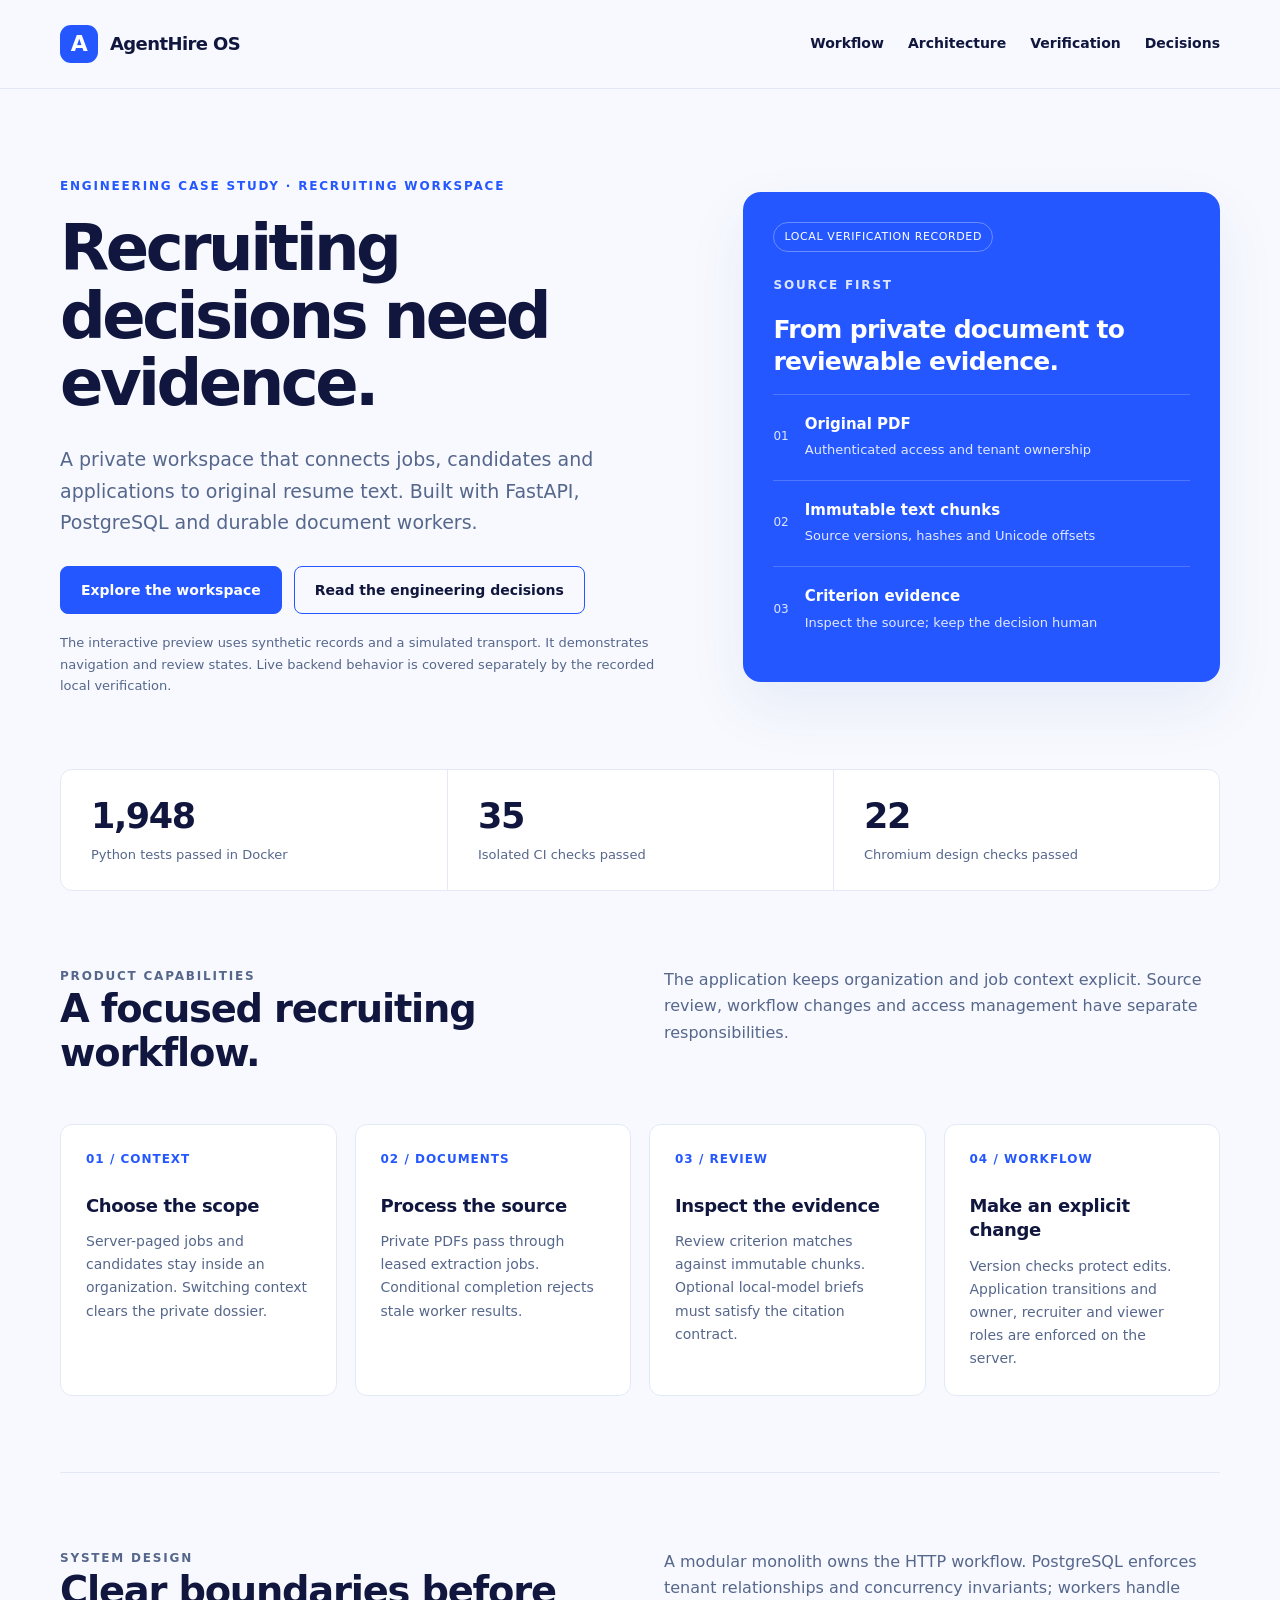
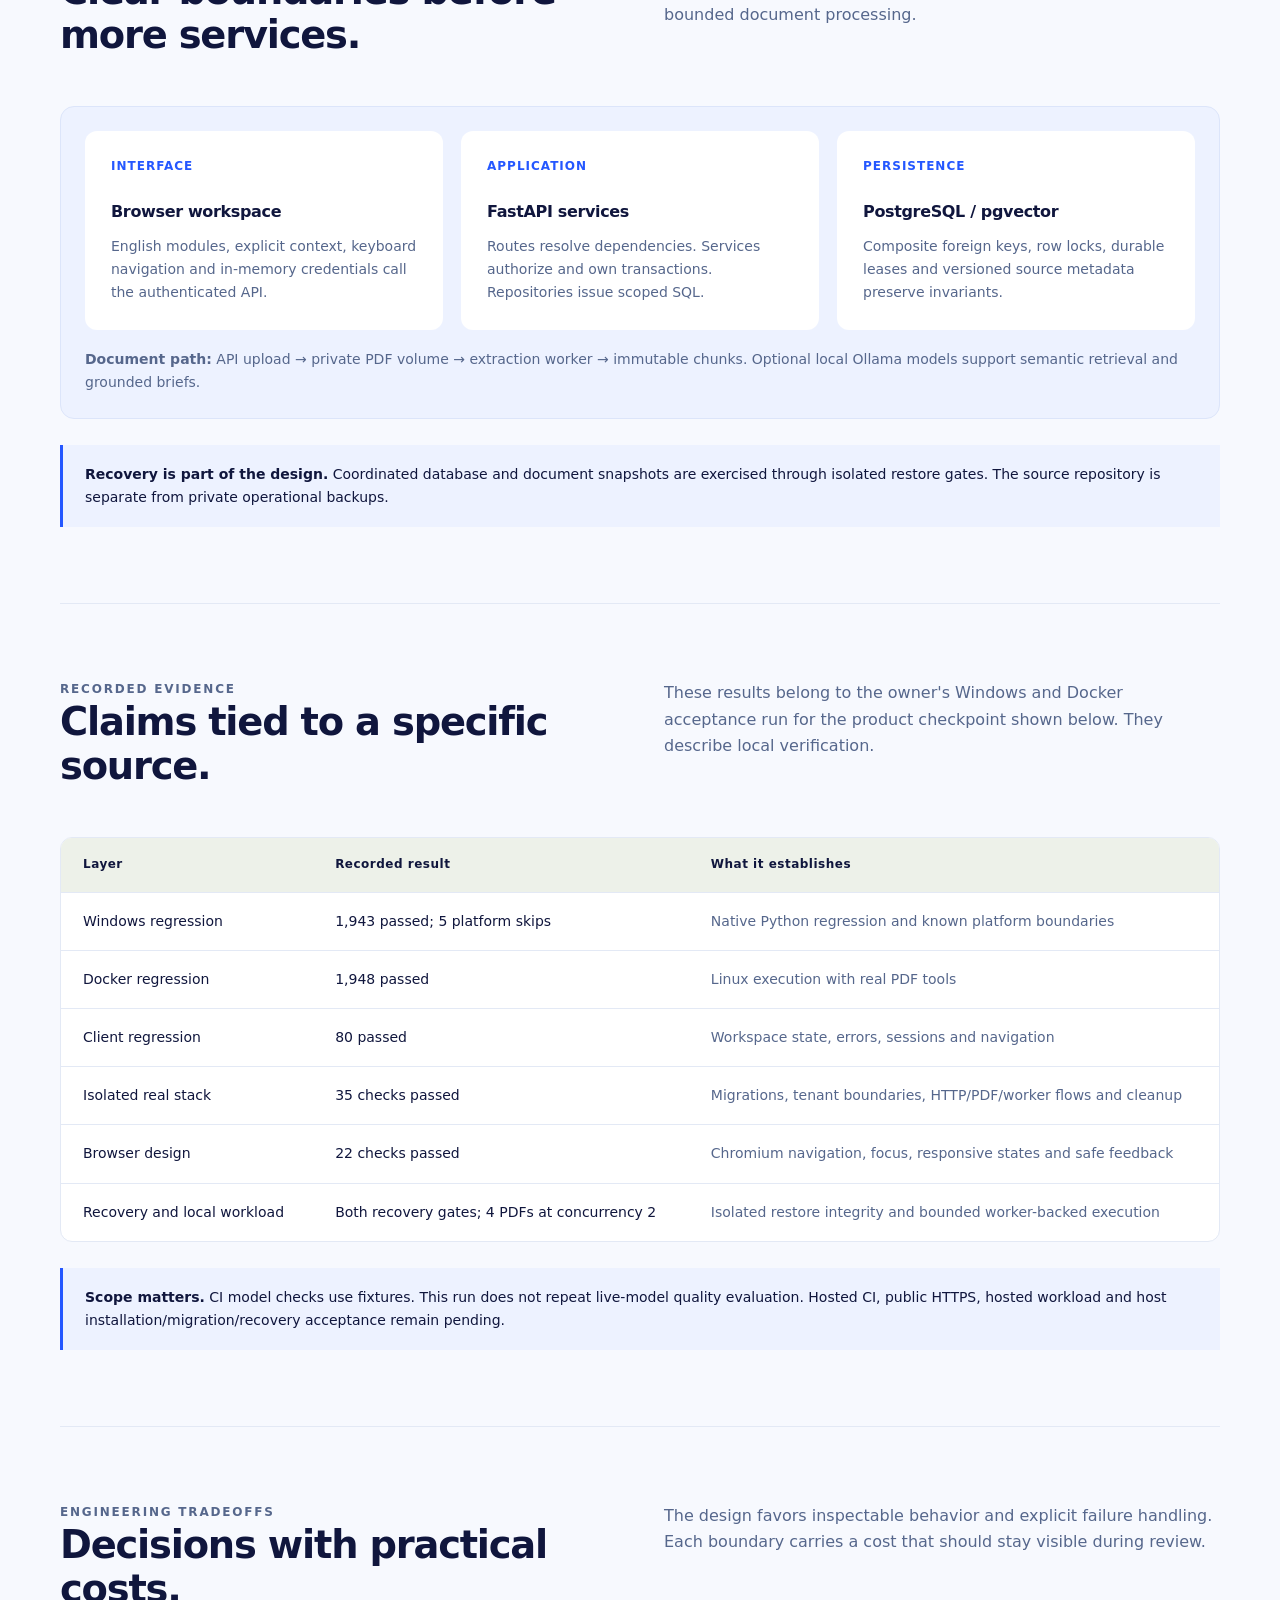
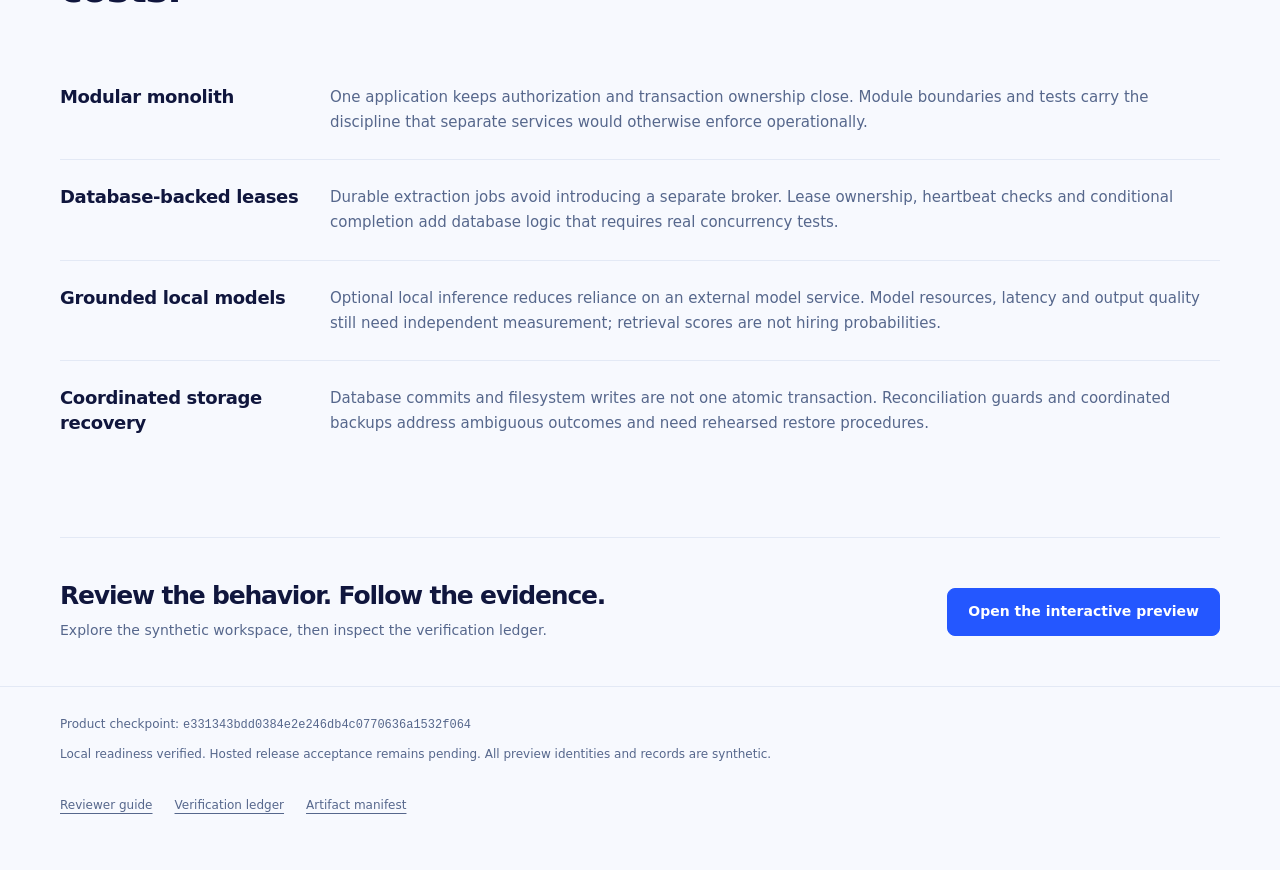
<file: docs/portfolio/index.html>
<!doctype html>
<html lang="en" dir="ltr">
<head>
  <meta charset="utf-8">
  <meta name="viewport" content="width=device-width, initial-scale=1">
  <meta name="description" content="AgentHire OS: a private recruiting workspace with source-backed evidence, durable PDF processing, and recorded local verification.">
  <meta http-equiv="Content-Security-Policy" content="default-src 'none'; script-src 'none'; style-src 'unsafe-inline'; connect-src 'none'; base-uri 'none'; form-action 'none'">
  <meta name="color-scheme" content="light">
  <title>AgentHire OS — Engineering case study</title>
  <style>
    :root{--ink:#10163d;--muted:#56678c;--green:#2457ff;--line:#e3e9f5;--paper:#f7f9fe;--white:#fff;--soft:#edf2ff}
    *{box-sizing:border-box}html{scroll-behavior:smooth;scroll-padding-top:24px}
    body{margin:0;background:var(--paper);color:var(--ink);font:16px/1.65 system-ui,-apple-system,BlinkMacSystemFont,"Segoe UI",sans-serif}
    a{color:inherit;text-underline-offset:4px}a:focus-visible{outline:3px solid #4774ff;outline-offset:5px}
    .skip{position:absolute;left:16px;top:-100px;padding:12px;background:white;z-index:2}.skip:focus{top:12px}
    .wrap{width:min(1160px,calc(100% - 48px));margin-inline:auto}
    header{border-bottom:1px solid var(--line)}.header-row{display:flex;align-items:center;justify-content:space-between;gap:24px;min-height:88px}
    .brand{display:inline-flex;align-items:center;gap:12px;min-height:44px;font-size:18px;font-weight:750;text-decoration:none;letter-spacing:-.6px}
    .mark{display:grid;place-items:center;width:38px;height:38px;background:var(--green);color:white;border-radius:11px;font-size:22px}
    nav{display:flex;flex-wrap:wrap;gap:6px 24px}nav a{display:inline-flex;align-items:center;min-height:44px;text-decoration:none;font-size:14px;font-weight:600}
    .hero{display:grid;grid-template-columns:1.3fr 1fr;gap:64px;align-items:center;padding-block:88px 72px}
    .eyebrow{margin:0 0 18px;color:var(--green);font-size:12px;font-weight:750;letter-spacing:1.8px;text-transform:uppercase}
    h1,h2,h3,p{margin-top:0}h1{font-size:clamp(2.5rem,5vw,4.65rem);line-height:1.06;letter-spacing:-.055em;margin-bottom:26px;font-weight:720;max-width:760px}
    .lead{font-size:19px;line-height:1.65;color:var(--muted);max-width:630px;margin-bottom:28px}
    .actions{display:flex;flex-wrap:wrap;gap:12px}.button{transition:transform .18s,background .18s;display:inline-flex;align-items:center;justify-content:center;min-height:48px;padding:11px 20px;border:1px solid var(--green);border-radius:8px;text-decoration:none;font-size:14px;font-weight:700}
    .primary{background:var(--green);color:white}.secondary{background:transparent}.note{font-size:13px;color:var(--muted);margin:18px 0 0;max-width:640px}
    .preview-card{background:var(--green);color:#fff;border-radius:18px;padding:30px;box-shadow:0 24px 60px #2448a014}
    .preview-card .eyebrow{color:#dce5ff}.preview-card h2{font-size:25px;line-height:1.3;letter-spacing:-.7px}
    .evidence-step{display:flex;align-items:center;gap:16px;padding:17px 0;border-top:1px solid #ffffff30}
    .step-index{flex:none;font-size:12px;color:#dce5ff;font-variant-numeric:tabular-nums}.evidence-step strong{display:block;font-size:15px}.evidence-step small{color:#e2e9ff;font-size:13px}
    .status{display:inline-flex;padding:5px 10px;border:1px solid #ffffff50;border-radius:20px;font-size:11px;letter-spacing:.6px;margin-bottom:24px}
    .stats{display:grid;grid-template-columns:repeat(3,1fr);border:1px solid var(--line);border-radius:12px;background:white}
    .stat{padding:25px 30px}.stat+.stat{border-left:1px solid var(--line)}.stat strong{display:block;font-size:35px;line-height:1.2;letter-spacing:-1.4px;font-variant-numeric:tabular-nums}.stat span{display:block;font-size:13px;color:var(--muted);margin-top:7px}
    section{padding-block:76px;border-bottom:1px solid var(--line)}.section-head{display:grid;grid-template-columns:1fr 1fr;gap:48px;align-items:start;margin-bottom:34px}
    h2{font-size:clamp(1.8rem,3vw,2.6rem);line-height:1.15;letter-spacing:-1.2px;margin-bottom:15px}h3{font-size:18px;line-height:1.35;letter-spacing:-.35px;margin-bottom:12px}.section-head p{color:var(--muted);margin-bottom:0}
    .grid{display:grid;gap:18px}.four{grid-template-columns:repeat(4,1fr)}.three{grid-template-columns:repeat(3,1fr)}
    .card{background:white;border:1px solid var(--line);border-radius:12px;padding:25px}.card p{font-size:14px;color:var(--muted);margin-bottom:0}.number{display:block;font-size:12px;letter-spacing:1px;color:var(--green);margin-bottom:24px;font-weight:750}
    .architecture{background:#edf2ff;border:1px solid #dce5fa;border-radius:14px;padding:24px}.architecture .card{border-color:transparent}.architecture h3{font-size:16px}.architecture .flow{margin:18px 0 0;color:var(--muted);font-size:14px}
    .callout{border-left:3px solid var(--green);padding:18px 22px;background:var(--soft);margin-top:26px;font-size:14px}.callout p{margin:0}.callout strong{font-weight:750}
    .table-wrap{overflow-x:auto;border:1px solid var(--line);border-radius:12px;background:white}table{border-collapse:collapse;width:100%;font-size:14px}th,td{text-align:left;padding:17px 22px;border-bottom:1px solid var(--line);vertical-align:top}th{font-size:12px;letter-spacing:.5px;background:#edf1e9}tr:last-child td{border-bottom:0}td:last-child{color:var(--muted)}
    .decision{display:grid;grid-template-columns:240px 1fr;gap:30px;padding:25px 0;border-top:1px solid var(--line)}.decision p{margin:0;color:var(--muted);font-size:15px}.decision h3{margin:0}.decision:first-of-type{border-top:0}
    .closing{display:flex;justify-content:space-between;align-items:center;gap:30px;padding-block:44px}.closing p{color:var(--muted);font-size:14px;margin:8px 0 0}.closing h2{font-size:25px;margin:0}
    footer{padding-block:28px 42px;border-top:1px solid var(--line);font-size:12px;color:var(--muted)}footer p{margin:0 0 10px}code{font:12px/1.5 ui-monospace,SFMono-Regular,Consolas,monospace;overflow-wrap:anywhere}.footer-links{display:flex;flex-wrap:wrap;gap:22px;margin-top:20px}.footer-links a{display:inline-flex;align-items:center;min-height:44px}
    @media(max-width:1000px){.hero{gap:32px;padding-block:60px}.four{grid-template-columns:repeat(2,1fr)}.three{grid-template-columns:1fr}.section-head{gap:30px}.decision{grid-template-columns:200px 1fr}}
    @media(max-width:640px){.wrap{width:calc(100% - 32px)}.header-row{align-items:flex-start;flex-direction:column;gap:6px;padding-block:20px}nav{gap:4px 18px}.hero{grid-template-columns:1fr;gap:32px;padding-block:44px}.lead{font-size:17px}.preview-card{padding:24px}.stats{grid-template-columns:1fr}.stat{padding:20px 24px}.stat+.stat{border-left:0;border-top:1px solid var(--line)}.stat strong{font-size:29px}.four,.section-head{grid-template-columns:1fr}.section-head{gap:8px}section{padding-block:48px}.decision{grid-template-columns:1fr;gap:10px}.closing{align-items:flex-start;flex-direction:column}.actions,.actions .button{width:100%}.architecture{padding:16px}th,td{padding:14px}.card{padding:22px}}
    @media(prefers-reduced-motion:reduce){html{scroll-behavior:auto}}
    @media print{body{background:white}header nav,.actions,.closing,.skip{display:none}.hero{padding-block:28px;gap:28px}section{padding-block:28px}.preview-card{box-shadow:none}.card,.decision,.architecture{break-inside:avoid}a{color:inherit}.wrap{width:100%}}
  </style>
</head>
<body>
  <a class="skip" href="#product">Skip to content</a>
  <header><div class="wrap header-row">
    <a class="brand" href="#product" aria-label="AgentHire OS overview"><span class="mark" aria-hidden="true">A</span>AgentHire OS</a>
    <nav aria-label="Case study"><a href="#workflow">Workflow</a><a href="#architecture">Architecture</a><a href="#verification">Verification</a><a href="#decisions">Decisions</a></nav>
  </div></header>
  <main id="product" class="wrap" tabindex="-1">
    <div class="hero">
      <div>
        <p class="eyebrow">Engineering case study · Recruiting workspace</p>
        <h1>Recruiting decisions need evidence.</h1>
        <p class="lead">A private workspace that connects jobs, candidates and applications to original resume text. Built with FastAPI, PostgreSQL and durable document workers.</p>
        <div class="actions"><a class="button primary" href="workspace.html">Explore the workspace</a><a class="button secondary" href="#decisions">Read the engineering decisions</a></div>
        <p class="note">The interactive preview uses synthetic records and a simulated transport. It demonstrates navigation and review states. Live backend behavior is covered separately by the recorded local verification.</p>
      </div>
      <aside class="preview-card" aria-label="Evidence review approach">
        <span class="status">LOCAL VERIFICATION RECORDED</span>
        <p class="eyebrow">Source first</p><h2>From private document to reviewable evidence.</h2>
        <div class="evidence-step"><span class="step-index">01</span><div><strong>Original PDF</strong><small>Authenticated access and tenant ownership</small></div></div>
        <div class="evidence-step"><span class="step-index">02</span><div><strong>Immutable text chunks</strong><small>Source versions, hashes and Unicode offsets</small></div></div>
        <div class="evidence-step"><span class="step-index">03</span><div><strong>Criterion evidence</strong><small>Inspect the source; keep the decision human</small></div></div>
      </aside>
    </div>
    <div class="stats" aria-label="Recorded local verification highlights">
      <div class="stat"><strong>1,948</strong><span>Python tests passed in Docker</span></div>
      <div class="stat"><strong>35</strong><span>Isolated CI checks passed</span></div>
      <div class="stat"><strong>22</strong><span>Chromium design checks passed</span></div>
    </div>
    <section id="workflow" aria-labelledby="workflow-heading">
      <div class="section-head"><div><p class="eyebrow">Product capabilities</p><h2 id="workflow-heading">A focused recruiting workflow.</h2></div><p>The application keeps organization and job context explicit. Source review, workflow changes and access management have separate responsibilities.</p></div>
      <div class="grid four">
        <article class="card"><span class="number">01 / CONTEXT</span><h3>Choose the scope</h3><p>Server-paged jobs and candidates stay inside an organization. Switching context clears the private dossier.</p></article>
        <article class="card"><span class="number">02 / DOCUMENTS</span><h3>Process the source</h3><p>Private PDFs pass through leased extraction jobs. Conditional completion rejects stale worker results.</p></article>
        <article class="card"><span class="number">03 / REVIEW</span><h3>Inspect the evidence</h3><p>Review criterion matches against immutable chunks. Optional local-model briefs must satisfy the citation contract.</p></article>
        <article class="card"><span class="number">04 / WORKFLOW</span><h3>Make an explicit change</h3><p>Version checks protect edits. Application transitions and owner, recruiter and viewer roles are enforced on the server.</p></article>
      </div>
    </section>
    <section id="architecture" aria-labelledby="architecture-heading">
      <div class="section-head"><div><p class="eyebrow">System design</p><h2 id="architecture-heading">Clear boundaries before more services.</h2></div><p>A modular monolith owns the HTTP workflow. PostgreSQL enforces tenant relationships and concurrency invariants; workers handle bounded document processing.</p></div>
      <div class="architecture">
        <div class="grid three">
          <article class="card"><span class="number">INTERFACE</span><h3>Browser workspace</h3><p>English modules, explicit context, keyboard navigation and in-memory credentials call the authenticated API.</p></article>
          <article class="card"><span class="number">APPLICATION</span><h3>FastAPI services</h3><p>Routes resolve dependencies. Services authorize and own transactions. Repositories issue scoped SQL.</p></article>
          <article class="card"><span class="number">PERSISTENCE</span><h3>PostgreSQL / pgvector</h3><p>Composite foreign keys, row locks, durable leases and versioned source metadata preserve invariants.</p></article>
        </div>
        <p class="flow"><strong>Document path:</strong> API upload → private PDF volume → extraction worker → immutable chunks. Optional local Ollama models support semantic retrieval and grounded briefs.</p>
      </div>
      <div class="callout"><p><strong>Recovery is part of the design.</strong> Coordinated database and document snapshots are exercised through isolated restore gates. The source repository is separate from private operational backups.</p></div>
    </section>
    <section id="verification" aria-labelledby="verification-heading">
      <div class="section-head"><div><p class="eyebrow">Recorded evidence</p><h2 id="verification-heading">Claims tied to a specific source.</h2></div><p>These results belong to the owner's Windows and Docker acceptance run for the product checkpoint shown below. They describe local verification.</p></div>
      <div class="table-wrap" role="region" aria-label="Recorded verification results" tabindex="0"><table>
        <thead><tr><th scope="col">Layer</th><th scope="col">Recorded result</th><th scope="col">What it establishes</th></tr></thead>
        <tbody>
          <tr><td>Windows regression</td><td>1,943 passed; 5 platform skips</td><td>Native Python regression and known platform boundaries</td></tr>
          <tr><td>Docker regression</td><td>1,948 passed</td><td>Linux execution with real PDF tools</td></tr>
          <tr><td>Client regression</td><td>80 passed</td><td>Workspace state, errors, sessions and navigation</td></tr>
          <tr><td>Isolated real stack</td><td>35 checks passed</td><td>Migrations, tenant boundaries, HTTP/PDF/worker flows and cleanup</td></tr>
          <tr><td>Browser design</td><td>22 checks passed</td><td>Chromium navigation, focus, responsive states and safe feedback</td></tr>
          <tr><td>Recovery and local workload</td><td>Both recovery gates; 4 PDFs at concurrency 2</td><td>Isolated restore integrity and bounded worker-backed execution</td></tr>
        </tbody>
      </table></div>
      <div class="callout"><p><strong>Scope matters.</strong> CI model checks use fixtures. This run does not repeat live-model quality evaluation. Hosted CI, public HTTPS, hosted workload and host installation/migration/recovery acceptance remain pending.</p></div>
    </section>
    <section id="decisions" aria-labelledby="decisions-heading">
      <div class="section-head"><div><p class="eyebrow">Engineering tradeoffs</p><h2 id="decisions-heading">Decisions with practical costs.</h2></div><p>The design favors inspectable behavior and explicit failure handling. Each boundary carries a cost that should stay visible during review.</p></div>
      <article class="decision"><h3>Modular monolith</h3><p>One application keeps authorization and transaction ownership close. Module boundaries and tests carry the discipline that separate services would otherwise enforce operationally.</p></article>
      <article class="decision"><h3>Database-backed leases</h3><p>Durable extraction jobs avoid introducing a separate broker. Lease ownership, heartbeat checks and conditional completion add database logic that requires real concurrency tests.</p></article>
      <article class="decision"><h3>Grounded local models</h3><p>Optional local inference reduces reliance on an external model service. Model resources, latency and output quality still need independent measurement; retrieval scores are not hiring probabilities.</p></article>
      <article class="decision"><h3>Coordinated storage recovery</h3><p>Database commits and filesystem writes are not one atomic transaction. Reconciliation guards and coordinated backups address ambiguous outcomes and need rehearsed restore procedures.</p></article>
    </section>
    <div class="closing"><div><h2>Review the behavior. Follow the evidence.</h2><p>Explore the synthetic workspace, then inspect the verification ledger.</p></div><a class="button primary" href="workspace.html">Open the interactive preview</a></div>
  </main>
  <footer><div class="wrap">
    <p>Product checkpoint: <code>e331343bdd0384e2e246db4c0770636a1532f064</code></p>
    <p>Local readiness verified. Hosted release acceptance remains pending. All preview identities and records are synthetic.</p>
    <div class="footer-links"><a href="README.md">Reviewer guide</a><a href="evidence.json">Verification ledger</a><a href="manifest.json">Artifact manifest</a></div>
  </div></footer>
</body>
</html>
</file>
